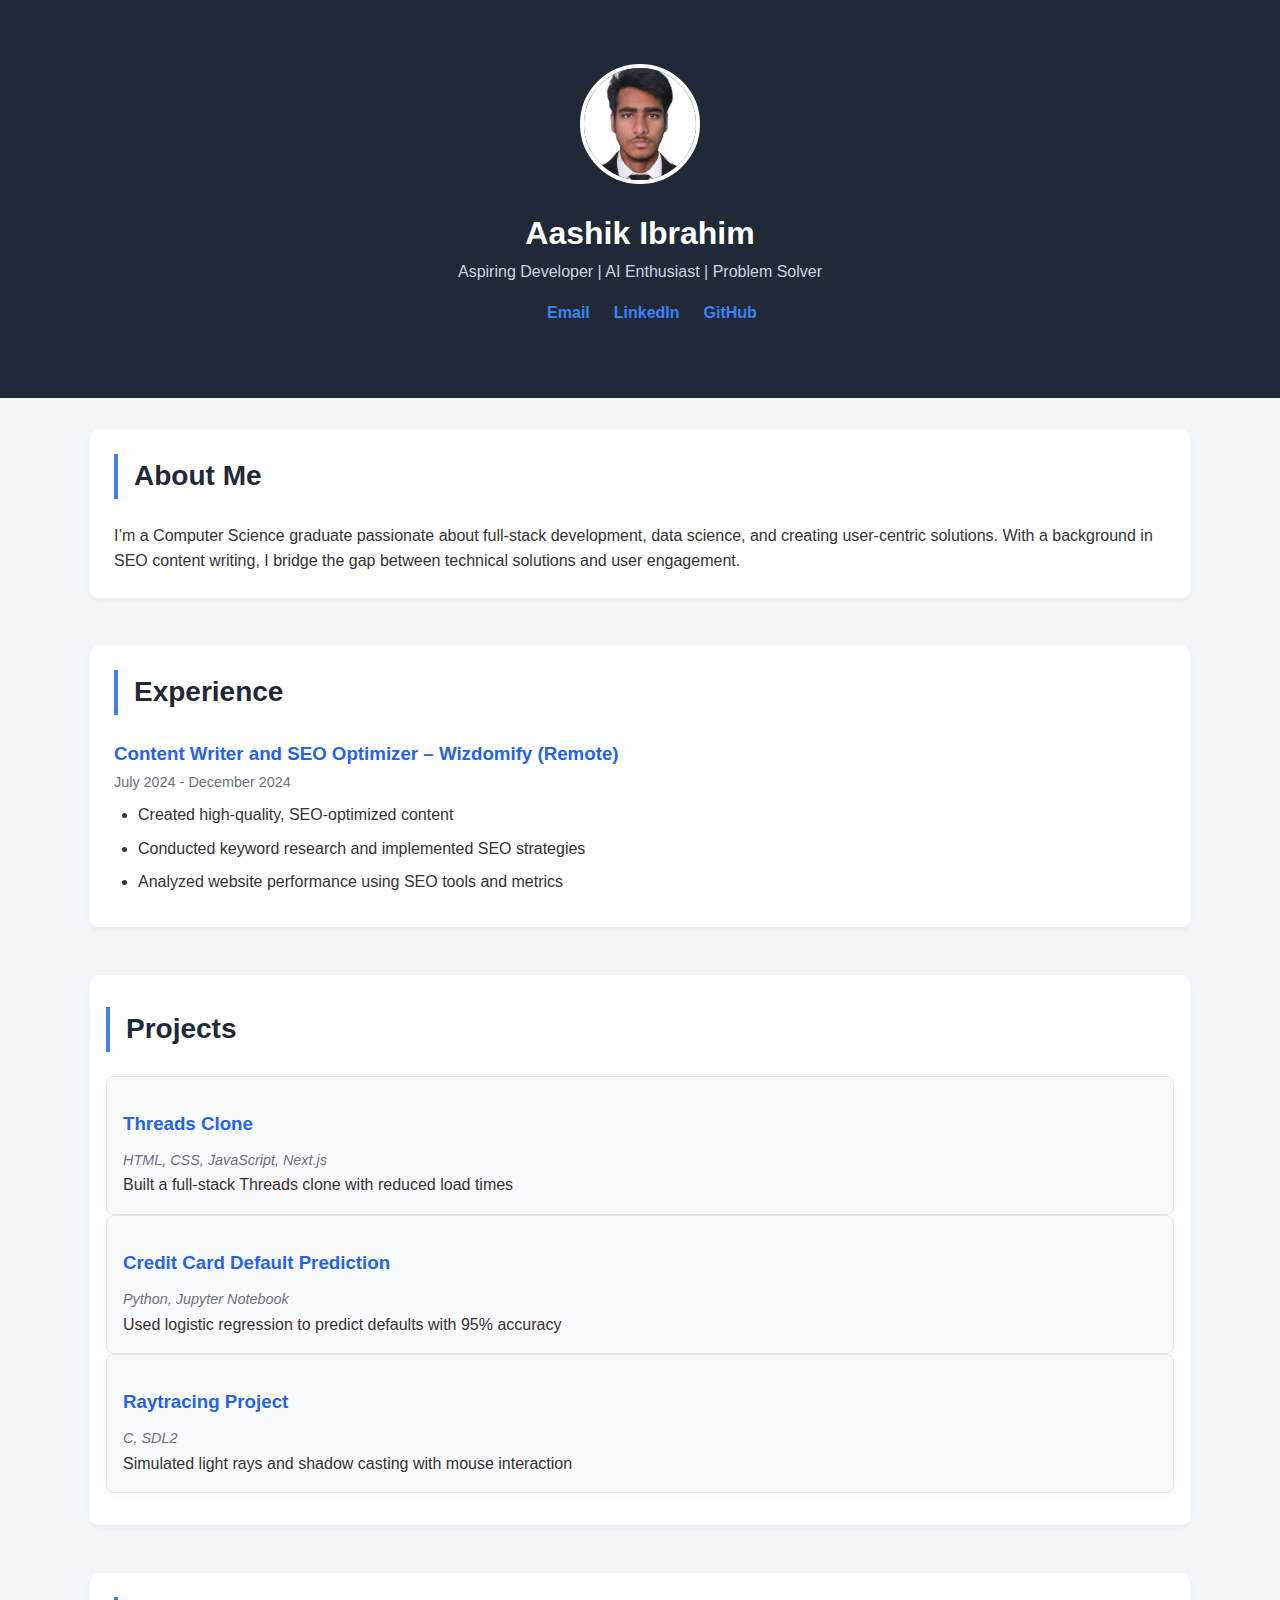
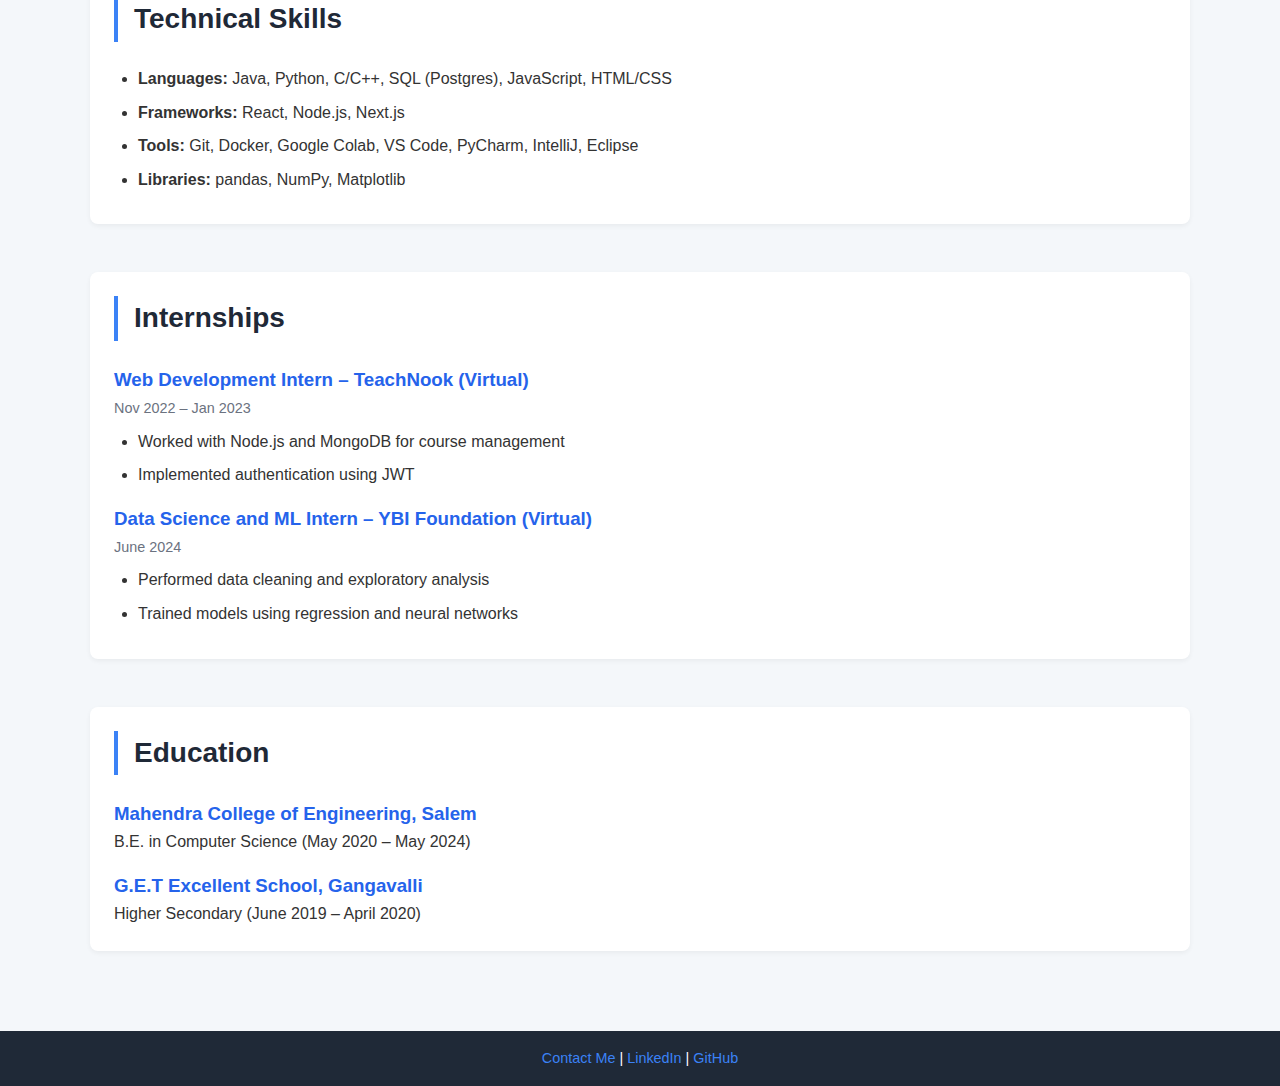
<file: index.html>
<!DOCTYPE html>
<html lang="en">
  <head>
    <meta charset="UTF-8" />
    <meta name="viewport" content="width=device-width, initial-scale=1.0" />
    <title>Aashik Ibrahim - Portfolio</title>
    <link rel="stylesheet" href="style.css" />
  </head>
  <body>
    <header class="header">
      <div class="container">
        <img src="Image.jpg" alt="Aashik's Profile Picture" class="profile-pic" />
        <h1 id="name">Aashik Ibrahim</h1>
        <p class="tagline">Aspiring Developer | AI Enthusiast | Problem Solver</p>
        <nav>
          <ul id="contact-list">
            <li><a href="mailto:aashikibrahim3@gmail.com">Email</a></li>
            <li><a href="https://linkedin.com/in/aashik" target="_blank">LinkedIn</a></li>
            <li><a href="https://github.com/AgentAashik" target="_blank">GitHub</a></li>
          </ul>
        </nav>
      </div>
    </header>

    <main class="container">
      <section id="about">
        <h2>About Me</h2>
        <p>I’m a Computer Science graduate passionate about full-stack development, data science, and creating user-centric solutions. With a background in SEO content writing, I bridge the gap between technical solutions and user engagement.</p>
      </section>

      <section id="experience">
        <h2>Experience</h2>
        <div class="job">
          <h3>Content Writer and SEO Optimizer – Wizdomify (Remote)</h3>
          <span class="duration">July 2024 - December 2024</span>
          <ul>
            <li>Created high-quality, SEO-optimized content</li>
            <li>Conducted keyword research and implemented SEO strategies</li>
            <li>Analyzed website performance using SEO tools and metrics</li>
          </ul>
        </div>
      </section>

      <section id="projects">
        <h2>Projects</h2>
        <div id="project-grid">
        <div class="project-card" >
          <h3>Threads Clone</h3>
          <span class="tech">HTML, CSS, JavaScript, Next.js</span>
          <p>Built a full-stack Threads clone with reduced load times</p>
        </div>
        <div class="project-card">
          <h3>Credit Card Default Prediction</h3>
          <span class="tech">Python, Jupyter Notebook</span>
          <p>Used logistic regression to predict defaults with 95% accuracy</p>
        </div>
        <div class="project-card">
          <h3>Raytracing Project</h3>
          <span class="tech">C, SDL2</span>
          <p>Simulated light rays and shadow casting with mouse interaction</p>
        </div>
        </div>
      </section>

      <section id="skills">
        <h2>Technical Skills</h2>
        <ul>
          <li><strong>Languages:</strong> Java, Python, C/C++, SQL (Postgres), JavaScript, HTML/CSS</li>
          <li><strong>Frameworks:</strong> React, Node.js, Next.js</li>
          <li><strong>Tools:</strong> Git, Docker, Google Colab, VS Code, PyCharm, IntelliJ, Eclipse</li>
          <li><strong>Libraries:</strong> pandas, NumPy, Matplotlib</li>
        </ul>
      </section>

      <section id="internships">
        <h2>Internships</h2>
        <div class="job">
          <h3>Web Development Intern – TeachNook (Virtual)</h3>
          <span class="duration">Nov 2022 – Jan 2023</span>
          <ul>
            <li>Worked with Node.js and MongoDB for course management</li>
            <li>Implemented authentication using JWT</li>
          </ul>
        </div>
        <div class="job">
          <h3>Data Science and ML Intern – YBI Foundation (Virtual)</h3>
          <span class="duration">June 2024</span>
          <ul>
            <li>Performed data cleaning and exploratory analysis</li>
            <li>Trained models using regression and neural networks</li>
          </ul>
        </div>
      </section>

      <section id="education">
        <h2>Education</h2>
        <div class="education-item">
          <h3>Mahendra College of Engineering, Salem</h3>
          <p>B.E. in Computer Science (May 2020 – May 2024)</p>
        </div>
        <div class="education-item">
          <h3>G.E.T Excellent School, Gangavalli</h3>
          <p>Higher Secondary (June 2019 – April 2020)</p>
        </div>
      </section>


    </main>

    <footer>
      <p>
        <a href="mailto:aashikibrahim3@gmail.com" style="color: #3b82f6; text-decoration: none;">Contact Me</a> |
        <a href="https://linkedin.com/in/aashik" target="_blank" style="color: #3b82f6; text-decoration: none;">LinkedIn</a> |
        <a href="https://github.com/AgentAashik" target="_blank" style="color: #3b82f6; text-decoration: none;">GitHub</a>
      </p>
    </footer>

  </body>
</html>
</file>
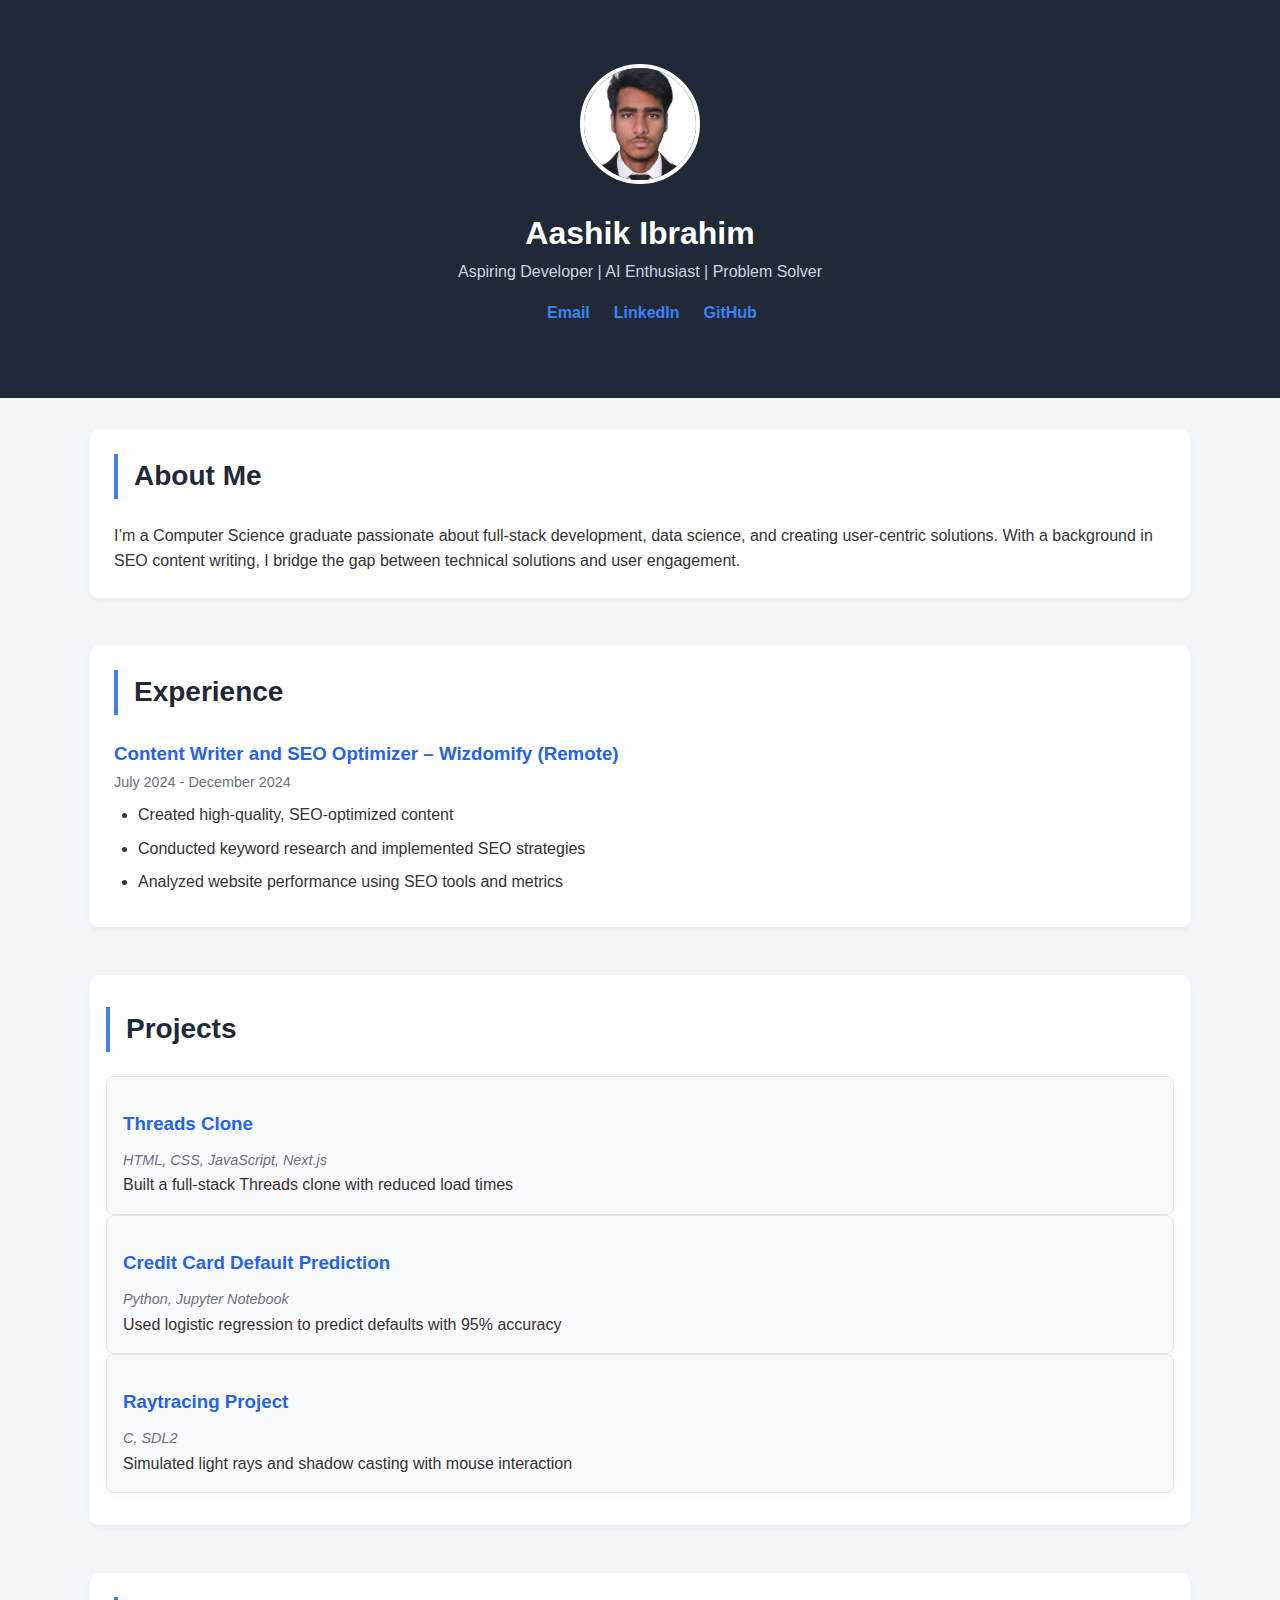
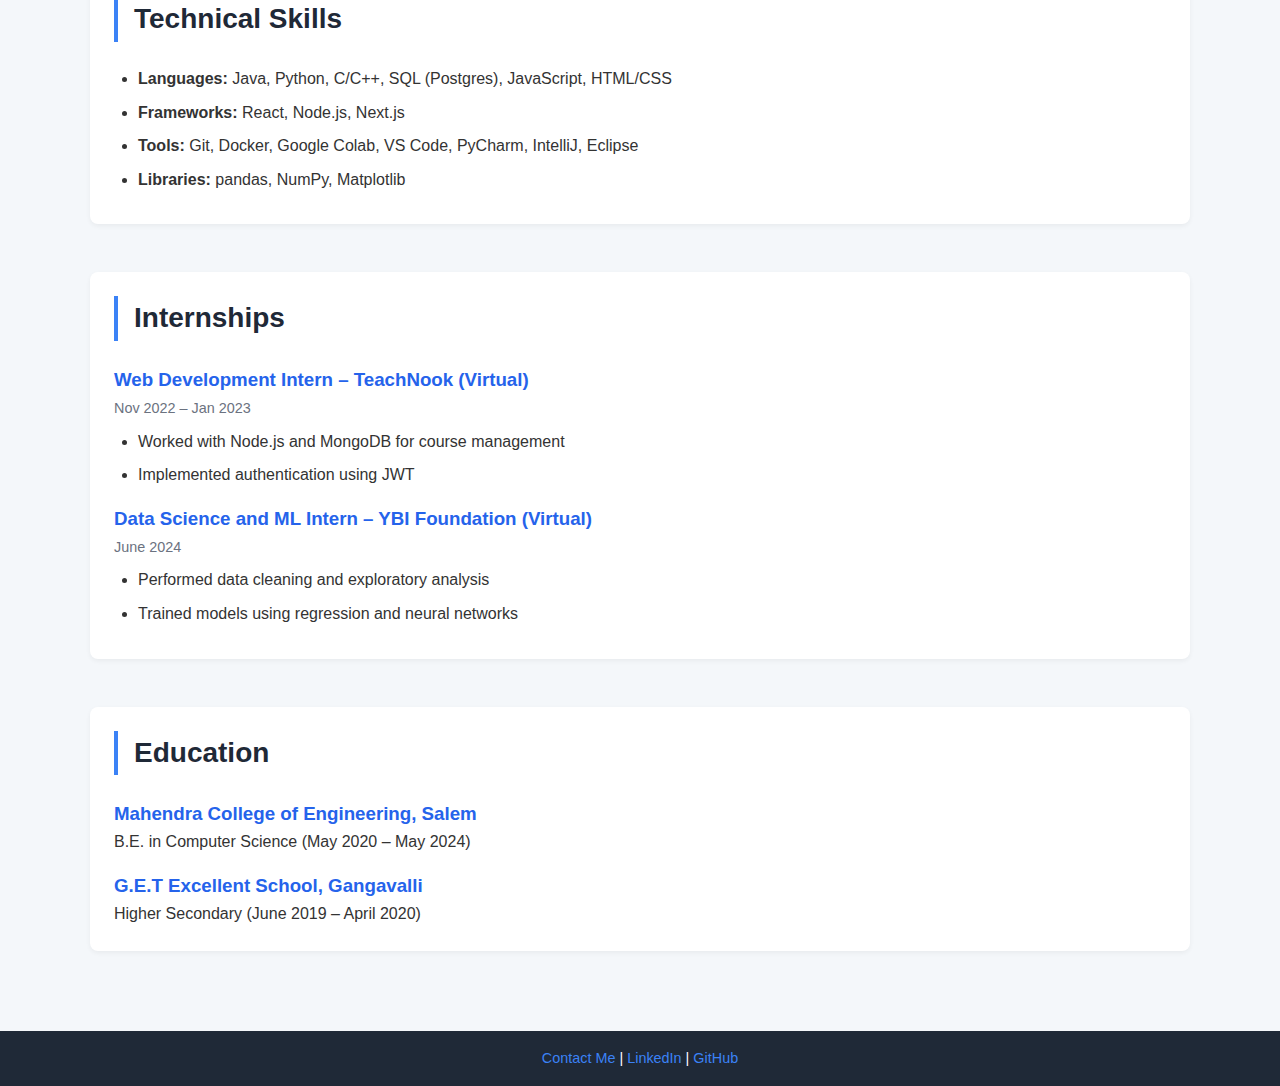
<file: resume.html>
<!DOCTYPE html>
<html lang="en">
  <head>
    <meta charset="UTF-8" />
    <meta name="viewport" content="width=device-width, initial-scale=1.0" />
    <title>Aashik Ibrahim - Portfolio</title>
    <link rel="stylesheet" href="style.css" />
  </head>
  <body>
    <header class="header">
      <div class="container">
        <img src="Image.jpg" alt="Aashik's Profile Picture" class="profile-pic" />
        <h1 id="name">Aashik Ibrahim</h1>
        <p class="tagline">Aspiring Developer | AI Enthusiast | Problem Solver</p>
        <nav>
          <ul id="contact-list">
            <li><a href="mailto:aashikibrahim3@gmail.com">Email</a></li>
            <li><a href="https://linkedin.com/in/aashik" target="_blank">LinkedIn</a></li>
            <li><a href="https://github.com/AgentAashik" target="_blank">GitHub</a></li>
          </ul>
        </nav>
      </div>
    </header>

    <main class="container">
      <section id="about">
        <h2>About Me</h2>
        <p>I’m a Computer Science graduate passionate about full-stack development, data science, and creating user-centric solutions. With a background in SEO content writing, I bridge the gap between technical solutions and user engagement.</p>
      </section>

      <section id="experience">
        <h2>Experience</h2>
        <div class="job">
          <h3>Content Writer and SEO Optimizer – Wizdomify (Remote)</h3>
          <span class="duration">July 2024 - December 2024</span>
          <ul>
            <li>Created high-quality, SEO-optimized content</li>
            <li>Conducted keyword research and implemented SEO strategies</li>
            <li>Analyzed website performance using SEO tools and metrics</li>
          </ul>
        </div>
      </section>

      <section id="projects">
        <h2>Projects</h2>
        <div id="project-grid">
        <div class="project-card" >
          <h3>Threads Clone</h3>
          <span class="tech">HTML, CSS, JavaScript, Next.js</span>
          <p>Built a full-stack Threads clone with reduced load times</p>
        </div>
        <div class="project-card">
          <h3>Credit Card Default Prediction</h3>
          <span class="tech">Python, Jupyter Notebook</span>
          <p>Used logistic regression to predict defaults with 95% accuracy</p>
        </div>
        <div class="project-card">
          <h3>Raytracing Project</h3>
          <span class="tech">C, SDL2</span>
          <p>Simulated light rays and shadow casting with mouse interaction</p>
        </div>
        </div>
      </section>

      <section id="skills">
        <h2>Technical Skills</h2>
        <ul>
          <li><strong>Languages:</strong> Java, Python, C/C++, SQL (Postgres), JavaScript, HTML/CSS</li>
          <li><strong>Frameworks:</strong> React, Node.js, Next.js</li>
          <li><strong>Tools:</strong> Git, Docker, Google Colab, VS Code, PyCharm, IntelliJ, Eclipse</li>
          <li><strong>Libraries:</strong> pandas, NumPy, Matplotlib</li>
        </ul>
      </section>

      <section id="internships">
        <h2>Internships</h2>
        <div class="job">
          <h3>Web Development Intern – TeachNook (Virtual)</h3>
          <span class="duration">Nov 2022 – Jan 2023</span>
          <ul>
            <li>Worked with Node.js and MongoDB for course management</li>
            <li>Implemented authentication using JWT</li>
          </ul>
        </div>
        <div class="job">
          <h3>Data Science and ML Intern – YBI Foundation (Virtual)</h3>
          <span class="duration">June 2024</span>
          <ul>
            <li>Performed data cleaning and exploratory analysis</li>
            <li>Trained models using regression and neural networks</li>
          </ul>
        </div>
      </section>

      <section id="education">
        <h2>Education</h2>
        <div class="education-item">
          <h3>Mahendra College of Engineering, Salem</h3>
          <p>B.E. in Computer Science (May 2020 – May 2024)</p>
        </div>
        <div class="education-item">
          <h3>G.E.T Excellent School, Gangavalli</h3>
          <p>Higher Secondary (June 2019 – April 2020)</p>
        </div>
      </section>


    </main>

    <footer>
      <p>
        <a href="mailto:aashikibrahim3@gmail.com" style="color: #3b82f6; text-decoration: none;">Contact Me</a> |
        <a href="https://linkedin.com/in/aashik" target="_blank" style="color: #3b82f6; text-decoration: none;">LinkedIn</a> |
        <a href="https://github.com/AgentAashik" target="_blank" style="color: #3b82f6; text-decoration: none;">GitHub</a>
      </p>
    </footer>

  </body>
</html>
</file>
<file: style.css>
/* General Styles */
* {
  box-sizing: border-box;
  margin: 0;
  padding: 0;
  font-family: 'Segoe UI', Tahoma, Geneva, Verdana, sans-serif;
}

body {
  background-color: #f4f7fa;
  color: #333;
  line-height: 1.6;
}

.container {
  width: 90%;
  max-width: 1100px;
  margin: auto;
  padding: 2rem 0;
}

/* Header */
.header {
  background-color: #1f2937;
  color: white;
  padding: 2rem 0;
  text-align: center;
}

.header img.profile-pic {
  width: 120px;
  height: 120px;
  border-radius: 50%;
  object-fit: cover;
  margin-bottom: 1rem;
  border: 4px solid #fff;
}

.header .tagline {
  font-size: 1rem;
  color: #cbd5e0;
}

#contact-list {
  list-style: none;
  display: flex;
  justify-content: center;
  gap: 1.5rem;
  margin-top: 1rem;
}

#contact-list li a {
  color: #3b82f6;
  text-decoration: none;
  font-weight: bold;
}

/* Section Styles */
section {
  margin-bottom: 3rem;
  background-color: #ffffff;
  padding: 1.5rem;
  border-radius: 8px;
  box-shadow: 0 2px 5px rgba(0, 0, 0, 0.05);
}

h2 {
  color: #1f2937;
  margin-bottom: 1.5rem;
  border-left: 4px solid #3b82f6;
  padding-left: 1rem;
  font-size: 1.75rem;
}

h3 {
  color: #2563eb;
  margin-top: 1rem;
}

.duration {
  font-size: 0.9rem;
  color: #6b7280;
}

.tech {
  font-style: italic;
  font-size: 0.9rem;
  color: #6b7280;
}

ul {
  padding-left: 1.5rem;
  margin-top: 0.5rem;
}

ul li {
  margin-bottom: 0.5rem;
}

/* Projects Grid */
#projects {
  padding: 2rem 1rem;
  background-color: #ffffff;
  border-radius: 8px;
  box-shadow: 0 2px 5px rgba(0, 0, 0, 0.05);
}

#projects-grid {
  display: grid;
  grid-template-columns: repeat(auto-fit, minmax(280px, 1fr));
  gap: 1.5rem;
}

.project-card {
  background-color: #f9fafb;
  border: 1px solid #e5e7eb;
  border-radius: 8px;
  padding: 1rem;
  box-shadow: 0 2px 8px rgba(0, 0, 0, 0.03);
  transition: transform 0.2s ease-in-out;
}

.project-card:hover {
  transform: translateY(-5px);
  box-shadow: 0 4px 12px rgba(0, 0, 0, 0.06);
}

.project-card h3 {
  margin-bottom: 0.5rem;
  color: #2563eb;
}

.project-card p.tech {
  margin-bottom: 0.5rem;
  color: #6b7280;
  font-size: 0.9rem;
  font-style: italic;
}

.project-card ul {
  padding-left: 1.2rem;
}

/* Footer */
footer {
  text-align: center;
  padding: 1rem 0;
  background-color: #1f2937;
  color: white;
  font-size: 0.9rem;
}

/* Responsive Design */
@media (max-width: 768px) {
  #contact-list {
    flex-direction: column;
    gap: 0.75rem;
  }

  .header img.profile-pic {
    width: 100px;
    height: 100px;
  }
}
</file>
